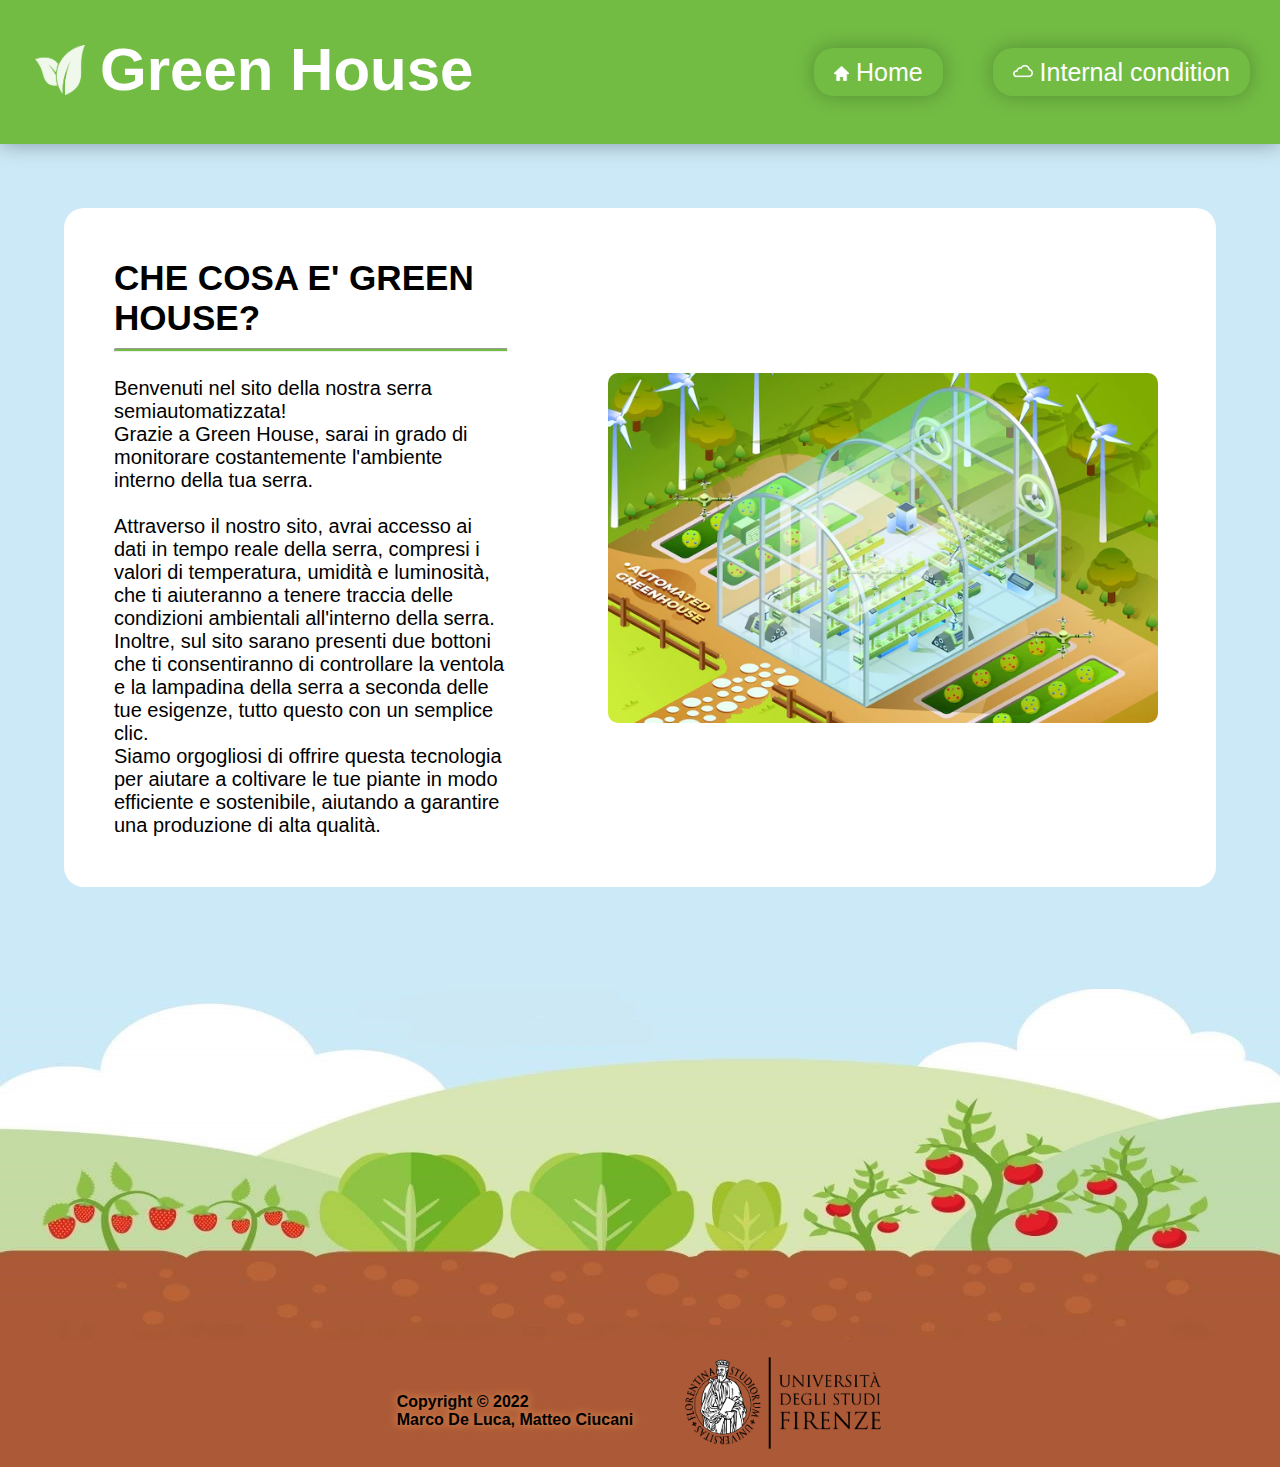
<file: index.html>
<!DOCTYPE html>
<html lang="en">
<head>
    <meta charset="UTF-8">
    <title>Green House</title>
    <meta name="description" content="Green House site" >
    <meta name="keywords" content="ppm elaborato, green house, plants, arduino">
    <meta name="viewport" content="width=device-width, initial-scale=1.0, maxiumum=1.0">
    <link rel="stylesheet" href="style.css" type="text/css">
    <link rel="stylesheet" href="styleMobile.css" type="text/css">
</head>

<body>
<nav class="navbar">
    <div class="logo">
        <a href="index.html" title="Green House" id="brand">
        <img src="image/white-leaf.png" alt="logo Green House" width="50" height="50">
        </a>
        <a href="index.html" title="Green House" id="title">
                Green House
        </a>
    </div>

    <div class="container1">
            <div class="link">
                <a href="index.html" title="home">
                    <img src="image/home-logo.png" alt="home" width="15" height="15">
                        Home
                </a>
            </div>
            <div class="link">
                <a href="internal-condition.php" title="internal condition">
                        <img src="image/white-cloud.png" alt="internal condition" width="20px" height="20px">
                    Internal condition
                </a>
            </div>
            <!--<div class="link">
                <a href="summary.html" title="summary">
                    <img src="image/summary.png" alt="summary" width="20" height="20" id="brandsummary" >
                    Summary
                </a>
            </div>-->
    </div>
</nav>

<section class="container-home">
    <div class="block-home-index">
        <div class="subcontainer1">
            <div id="title-blockhome">
                <h3>
                    CHE COSA E' GREEN HOUSE?
                </h3>
                <hr>
            </div>
            <div id="para-home">
                Benvenuti nel sito della nostra serra semiautomatizzata!
                <br>
                Grazie a Green House, sarai in grado di monitorare costantemente l'ambiente interno della tua serra.
                <br>
                <br>
                Attraverso il nostro sito, avrai accesso ai dati in tempo reale della serra, compresi i valori di temperatura, umidità e luminosità,
                che ti aiuteranno a tenere traccia delle condizioni ambientali all'interno della serra.
                <br>
                Inoltre, sul sito sarano presenti due bottoni che ti consentiranno di controllare la ventola e la lampadina della serra a seconda delle tue esigenze,
                tutto questo con un semplice clic.
                <br>
                Siamo orgogliosi di offrire questa tecnologia per aiutare a coltivare le tue piante in modo efficiente e sostenibile, aiutando
                a garantire una produzione di alta qualità.
            </div>
        </div>
        <div class="img-home">
            <img src="image/img-containerhome.webp" height="350" width="550">
        </div>
    </div>
</section>

<section class="imagine">
    <img src="image/possibile_sfondo2.jpg" >
</section>

<footer class="copyright">
    <div>
        <p>
            Copyright © 2022
            <br>
            Marco De Luca, Matteo Ciucani
        </p>
    </div>
    <div class="logoUNI">
        <img src="image/Logo_universita_firenze.png" width="200" height="100" alt="logo UniFi" >
    </div>
</footer>
</body>
</html>
</file>
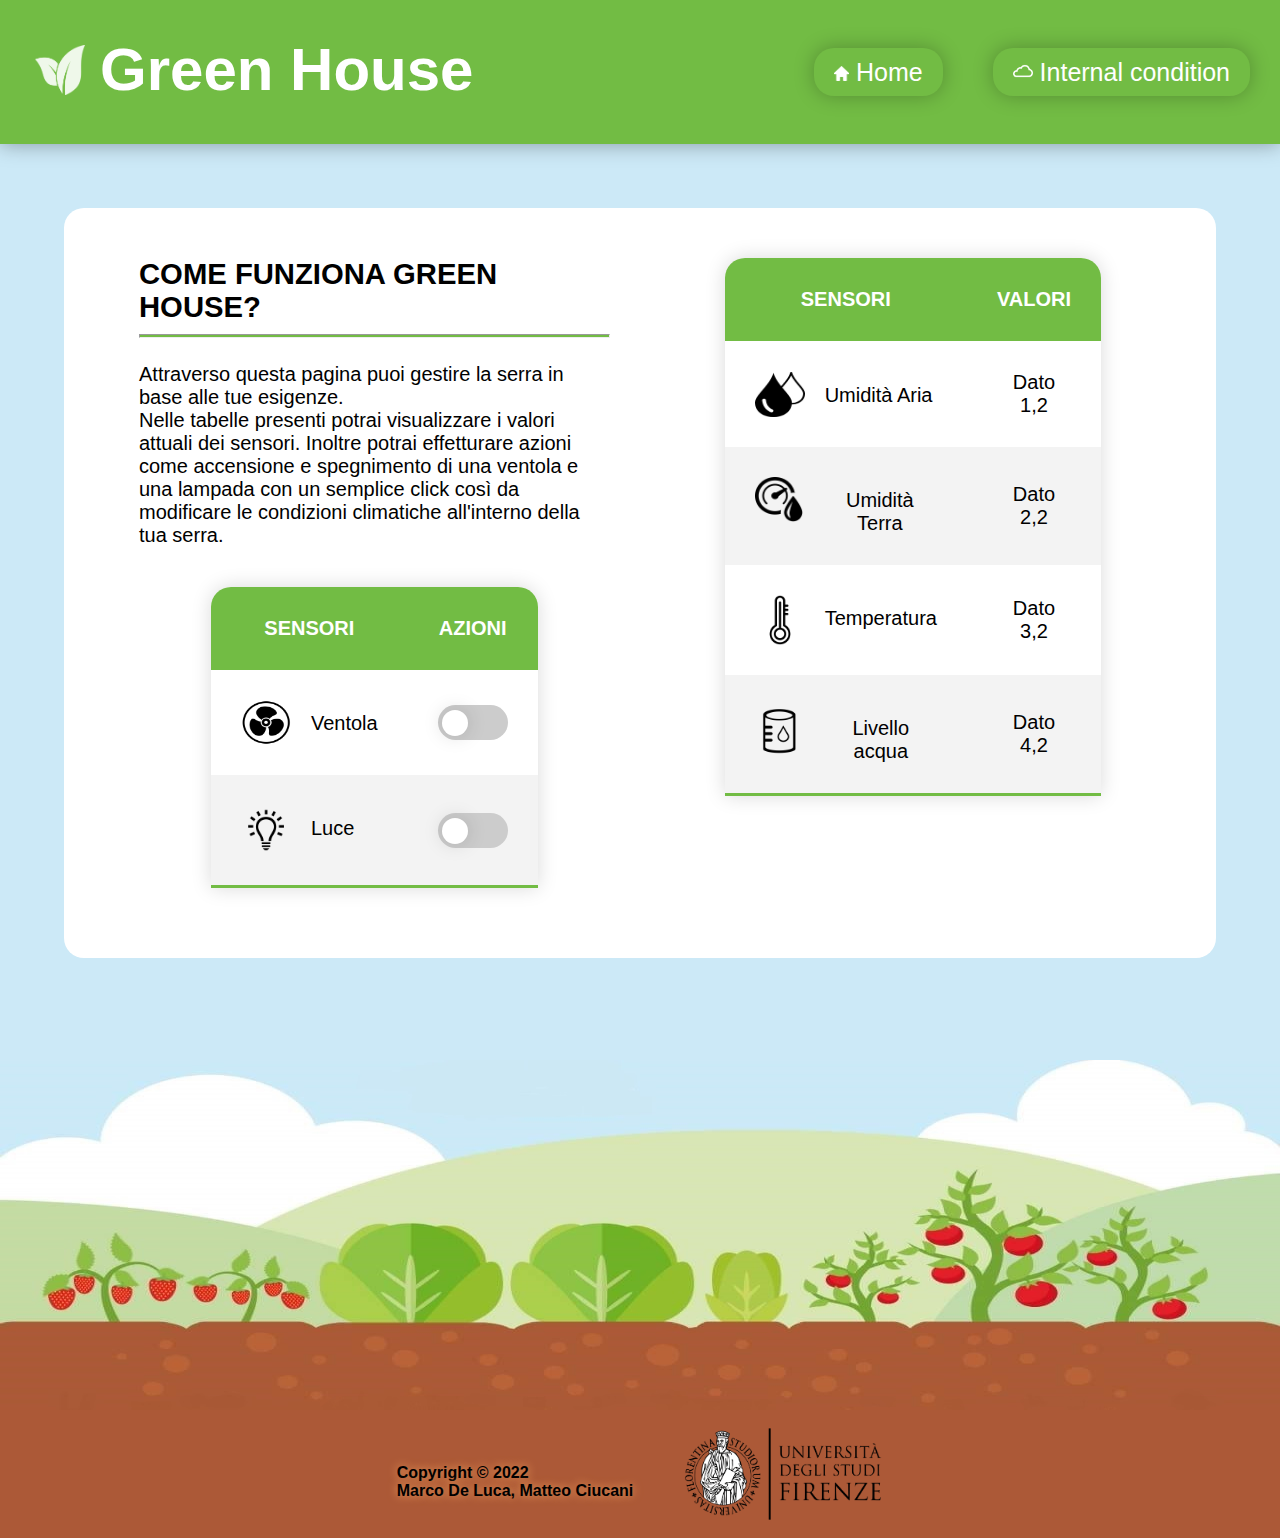
<file: internal-condition.html>
<!DOCTYPE html>
<html lang="en">
<head>
    <meta charset="UTF-8">
    <title>Green House</title>
    <meta name="description" content="Green House site" >
    <meta name="keywords" content="ppm elaborato, green house, plants, arduino">
    <meta name="viewport" content="width=device-width, initial-scale=1.0, maxiumum=1.0">
    <link rel="stylesheet" href="style.css" type="text/css">
    <link rel="stylesheet" href="stylebutton.css" type="text/css">
    <link rel="stylesheet" href="styleMobile.css" type="text/css">
    <link rel="stylesheet" href="styleTable.css" type="text/css">
</head>

<body>
<nav class="navbar">
    <div class="logo">
        <a href="index.html" title="Green House" id="brand">
            <img src="image/white-leaf.png" alt="logo Green House" width="50" height="50">
        </a>
        <a href="index.html" title="Green House" id="title">
            Green House
        </a>
    </div>

    <div class="container1">
        <div class="link">
            <a href="index.html" title="home">
                <img src="image/home-logo.png" alt="home" width="15" height="15">
                Home
            </a>
        </div>
        <div class="link">
            <a href="internal-condition.html" title="internal condition">
                <img src="image/white-cloud.png" alt="internal condition" width="20px" height="20px">
                Internal condition
            </a>
        </div>
        <!--<div class="link">
            <a href="summary.html" title="summary">
                <img src="image/summary.png" alt="summary" width="20" height="20" id="brandsummary" >
                Summary
            </a>
        </div>-->
    </div>
</nav>

<section class="container-table">
    <div class="block-home">
        <div class="subcontainer2">
            <div id="title-blockinternal">
                <h3>
                    COME FUNZIONA GREEN HOUSE?
                </h3>
                <hr>
            </div>
            <div id="para-internal">
                Attraverso questa pagina puoi gestire la serra in base alle tue esigenze.<br>
                Nelle tabelle presenti potrai visualizzare i valori attuali dei sensori. Inoltre potrai effetturare azioni come
                accensione e spegnimento di una ventola e una lampada con un semplice click così da modificare le condizioni
                climatiche all'interno della tua serra.
            </div>
            <div class="Action-table">
                <table class="styled-table">
                    <thead>
                    <tr class="title-table"><td>SENSORI</td><td>AZIONI</td></tr>
                    </thead>
                    <tbody>
                    <tr>
                        <td>
                            <div class="loghi-tabella">
                                <img src="image/ventola.png" alt="logo ventola" width="50" height="45">
                                <p>Ventola</p>
                            </div>
                        </td>
                        <td>
                            <label class="switch">
                                <input type="checkbox">
                                <span class="slider round"></span>
                            </label>
                        </td>
                    </tr>
                    <tr>
                        <td>
                            <div class="loghi-tabella">
                                <img src="image/luce.png" alt="logo Luce" width="50" height="50">
                                <p>Luce</p>
                            </div>
                        </td>
                        <td>
                            <label class="switch">
                                <input type="checkbox">
                                <span class="slider round"></span>
                            </label>
                        </td>
                    </tr>
                    </tbody>
                </table>
            </div>
        </div>
        <div class="Sensor-table">
            <table class="styled-table">
            <thead>
            <tr class="title-table"><td>SENSORI</td><td>VALORI</td></tr>
            </thead>
            <tbody>
            <tr>
                <td>
                    <div class="loghi-tabella">
                        <img src="image/humidity.png" alt="logo Umidità" width="50" height="45">
                        <p>Umidità Aria</p>
                    </div>
                </td>
                <td>Dato 1,2</td>
            </tr>
            <tr>
                <td>
                    <div class="loghi-tabella">
                        <img src="image/umiditaterra.png" alt="logo Umidità" width="50" height="45">
                        <p>Umidità Terra</p>
                    </div>
                </td>
                <td>Dato 2,2</td>
            </tr>
            <tr>
                <td>
                    <div class="loghi-tabella">
                        <img src="image/temp-png.jpg" alt="logo Temperatura" width="50" height="50">
                        <p>Temperatura</p>
                    </div>
                </td>
                <td>Dato 3,2</td>
            </tr>
            <tr>
                <td>
                    <div class="loghi-tabella">
                        <img src="image/water-level.png" alt="logo Livello Acqua" width="50" height="50">
                        <p id="livelloAcqua">Livello acqua</p>
                    </div>
                </td>
                <td>Dato 4,2</td>
            </tr>
            </tbody>
        </table>
        </div>
    </div>
</section>

<section class="imagine">
    <img src="image/possibile_sfondo2.jpg" >
</section>

<footer class="copyright">
    <div>
        <p>
            Copyright © 2022
            <br>
            Marco De Luca, Matteo Ciucani
        </p>
    </div>
    <div class="logoUNI">
        <img src="image/Logo_universita_firenze.png" width="200" height="100">
    </div>
</footer>
</body>
</html>
</file>
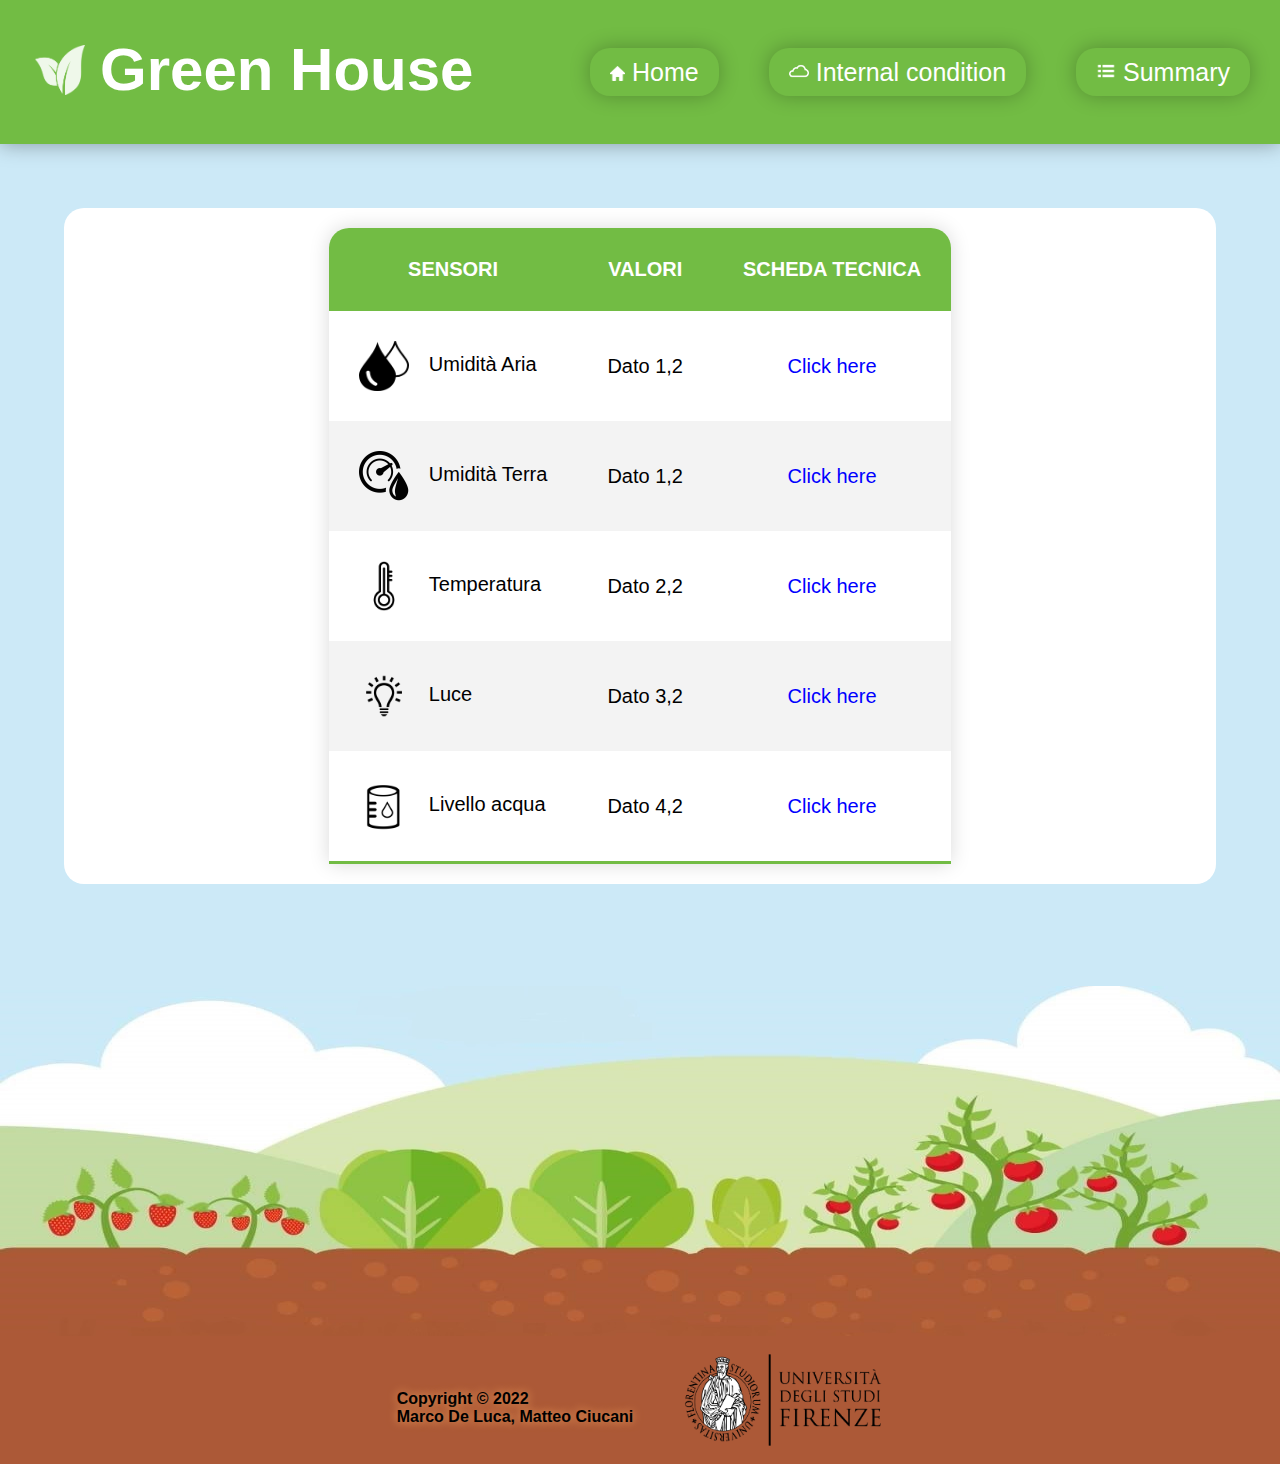
<file: summary.html>
<!DOCTYPE html>
<html lang="en">
<head>
    <meta charset="UTF-8">
    <title>Green House</title>
    <meta name="description" content="Green House site" >
    <meta name="keywords" content="ppm elaborato, green house, plants, arduino">
    <meta name="viewport" content="width=device-width, initial-scale=1.0, maxiumum=1.0">
    <link rel="stylesheet" href="style.css" type="text/css">
    <link rel="stylesheet" href="styleMobile.css" type="text/css">
    <link rel="stylesheet" href="styleTable.css" type="text/css">
</head>

<body>
<nav class="navbar">
    <div class="logo">
        <a href="index.html" title="Green House" id="brand">
            <img src="image/white-leaf.png" alt="logo Green House" width="50" height="50">
        </a>
        <a href="index.html" title="Green House" id="title">
            Green House
        </a>
    </div>

    <div class="container1">
        <div class="link">
            <a href="index.html" title="home">
                <img src="image/home-logo.png" alt="home" width="15" height="15">
                Home
            </a>
        </div>
        <div class="link">
            <a href="internal-condition.html" title="internal condition">
                <img src="image/white-cloud.png" alt="internal condition" width="20px" height="20px">
                Internal condition
            </a>
        </div>
        <div class="link">
            <a href="summary.html" title="summary">
                <img src="image/summary.png" alt="summary" width="20" height="20" id="brandsummary" >
                Summary
            </a>
        </div>
        </ul>
    </div>
</nav>

<section class="container-table">
    <div class="block-home">
    <div>
        <table class="styled-table">
            <thead>
            <tr class="title-table">
                <td>SENSORI</td>
                <td>VALORI</td>
                <td>SCHEDA TECNICA</td>
            </tr>
            </thead>
            <tbody>
            <tr>
                <td>
                    <div class="loghi-tabella">
                        <img src="image/humidity.png" alt="logo Umidità" width="50" height="50">
                        <p>Umidità Aria</p>
                    </div>
                </td>
                <td>Dato 1,2</td>
                <td>
                    <a href="schede_Tecniche/prova.txt" title="link scheda tecnica 1"> Click here</a>
                </td>
            </tr>
            <tr>
                <td>
                    <div class="loghi-tabella">
                        <img src="image/umiditaterra.png" alt="logo Umidità" width="50" height="50">
                        <p>Umidità Terra</p>
                    </div>
                </td>
                <td>Dato 1,2</td>
                <td>
                    <a href="schede_Tecniche/prova.txt" title="link scheda tecnica 1"> Click here</a>
                </td>
            </tr>
            <tr>
                <td>
                    <div class="loghi-tabella">
                        <img src="image/temp-png.jpg" alt="logo Temperatura" width="50" height="50">
                        <p>Temperatura</p>
                    </div>
                </td>
                <td>Dato 2,2</td>
                <td>
                    <a href="schede_Tecniche/" title="link scheda tecnica 2">Click here</a>
                </td>
            </tr>
            <tr>
                <td>
                    <div class="loghi-tabella">
                        <img src="image/luce.png" alt="logo Luce" width="50" height="50">
                        <p>Luce</p>
                    </div>
                </td>
                <td>Dato 3,2</td>
                <td>
                    <a href="schede_Tecniche/" title="link scheda tecnica 3"> Click here</a>
                </td>
            </tr>
            <tr>
                <td>
                    <div class="loghi-tabella">
                        <img src="image/water-level.png" alt="logo Livello Acqua" width="50" height="50">
                        <p id="livelloAcqua">Livello acqua</p>
                    </div>
                </td>
                <td>Dato 4,2</td>
                <td>
                    <a href="schede_Tecniche/" title="link scheda tecnica 4">Click here</a>
                </td>
            </tr>
            </tbody>
        </table>
    </div>
    </div>
</section>

<section class="imagine">
    <img src="image/possibile_sfondo2.jpg" >
</section>

<footer class="copyright">
    <div>
        <p>
            Copyright © 2022
            <br>
            Marco De Luca, Matteo Ciucani
        </p>
    </div>
    <div class="logoUNI">
        <img src="image/Logo_universita_firenze.png" width="200" height="100">
    </div>
</footer>
</body>
</html>
</file>
<file: style.css>
* {margin: 0;
    padding: 0;
}

body{
    font-family: "Helvetica Neue", Helvetica, "sans-serif";
    background-color: #cce9f7;
}

.navbar{
    display: flex;
    flex-direction: row;
    justify-content: space-between;
    background-color: #72bc44;
    box-shadow: 0 0 20px rgba(0, 0, 0, 0.35);
}

.logo{
    display: flex;
    flex-direction: row;
    justify-content: center;
    padding-top: 35px;
    padding-left: 35px;
    padding-bottom: 35px;
}

.logo a:link,
.logo a:visited{
    color: white;
    text-decoration: none;
    font-weight: bold;
    font-size: 60px;
}

#brand{
    margin-top: 5px;
    margin-right: 15px;
}

.container1{
    display: flex;
    flex-direction: row;
    margin-top: 58px;
}

.container1 a:link,
.container1 a:visited{
    color: white;
    font-size: 25px;
    text-decoration: none;
    border-radius: 20px;
    padding: 10px 20px 10px 20px;
    box-shadow: 0 0 20px rgba(0, 0, 0, 0.25);

}

.container1 a:hover{
    background-color: seagreen;
}

.link{
    margin-right: 30px;
    margin-left: 20px;
}

.imagine{
    background-color: #ac5937;
}

.imagine img{
    width: 100%;
    height: 350px;
}

.block-home-index{
    display: flex;
    flex-direction: row;
    justify-content: center;
    background: white ;
    margin: 5% 5% 8% 5%;
    border-radius: 20px;
}

.block-home{
    display: flex;
    flex-direction: row;
    justify-content: center;
    background: white ;
    margin: 5% 5% 8% 5%;
    border-radius: 20px;
}

.subcontainer1{
    display: flex;
    flex-direction: column;
    margin: 50px 100px 50px 50px;
}

.subcontainer1 hr{
    background-color: #72bc44;
    border-radius: 50px;
    margin-top: 10px;
    margin-bottom: 25px;
    height: 2px;
}

.img-home {
    display: flex;
    display: -webkit-flex;
    align-items: center;
    -webkit-align-items: center;
    justify-content: center;
    -webkit-justify-content: center;
    margin-right: 5%;
}

.img-home img{
    border-radius: 10px;
}

#title-blockhome{
    font-size: 30px;
}

#para-home{
    color: black;
    font-size: 20px;
}

.copyright{
    display: flex;
    flex-direction: row;
    justify-content: center;
    background-color: #ac5937;
    padding-top: 10px;
    padding-bottom: 10px;
}

.copyright p{
    font-weight: bold;
    padding-top: 40px;
    padding-right: 50px;
    text-shadow: 0 0 10px sandybrown;
}

.container-table td{
    padding: 30px 30px 30px 30px;
    font-size: 20px;
}

/*.container-table table{
    padding-top: 50px;
    padding-bottom: 50px;
}*/

.title-table{
    font-size: 20px;
    font-weight: bold;
}

/*.img-table{
    display: flex;
    display: -webkit-flex;
    align-items: center;
    -webkit-align-items: center;
    justify-content: center;
    -webkit-justify-content: center;
    padding-left: 10%;
}*/

.loghi-tabella{
    display: flex;
    flex-direction: row;
}

.loghi-tabella p{
    padding-left: 20px;
    padding-top: 12px;
}

.container-table a:link,
.container-table a:visited{
    color: blue;
    font-size: 20px;
    text-decoration: none;
}

.container-table a:hover{
    color: blueviolet;
    text-decoration: underline;
}

.subcontainer2{
    display: flex;
    flex-direction: column;
    margin: 50px 75px 50px 75px;
}

#title-blockinternal{
    font-size: 25px;
}

.subcontainer2 hr{
    background-color: #72bc44;
    margin-top: 10px;
    margin-bottom: 25px;
    height: 2px;
}

#para-internal{
    font-size: 20px;
}

.Action-table{
    display: flex;
    justify-content: center;
    margin-top: 20px;
}

.Sensor-table{
    margin-top: 30px;
    margin-right: 75px;
}
</file>
<file: styleMobile.css>
@media only screen and (max-width: 767px){
    *{
        margin: 0;
        padding: 0;
    }

    .navbar{
        display: flex;
        flex-direction: column;
        position: fixed;
        top: 0;
        width: 100%;
    }

    .container1{
        display: flex;
        justify-content: center;
        margin-top: 0;
        padding-bottom: 25px;
    }

    .container1 a:link{
        font-size: 12px;
    }

    .link img{
        display: none;
    }

    .logo{
        display: flex;
        justify-content: center;
        padding-top: 0;
        padding-left: 0;
        padding-bottom: 5px;
    }

    #title{
        font-size: 45px;
        margin-top: 10px;
        margin-bottom: 10px;
    }

    #brand img{
        height: 35px;
        width: 35px;
        margin-bottom: 5px;
    }

    .container-home{
        display: flex;
        justify-content: center;
    }

    .container-home{
        margin-top: 120px;
    }

    .subcontainer1{
        margin: 5% 7% 5% 7%;
    }

    .img-home{
        display: none;
    }

    .copyright{
        display: flex;
        flex-direction: column;
    }

    .copyright p{
        display: flex;
        justify-content: center;
        padding: 0;
        margin-bottom: 25px;
    }

    .logoUNI{
        display: none;
    }

    .Action-table{
        display: flex;
        justify-content: center;
    }

    .container-table{
        display: flex;
        justify-content: center;
        margin-top: 150px;
        margin-bottom: 50px;
    }

    .block-home{
        display: flex;
        flex-direction: column;
        background-color: #cce9f7;
        margin: 0 0 0 0;
    }

    .block-home td{
        padding: 18px 18px 18px 18px;
    }

    .block-home tbody tr td{
        background-color: white;
    }

    #livelloAcqua{
        font-size: 19px;
    }

    .subcontainer2{
        margin: 0 0 0 0;
    }

    #title-blockinternal{
        display: none;
    }

    #para-internal{
        display: none;
    }

    .Sensor-table{
        display: flex;
        justify-content: center;
        margin-top: 0;
        margin-right: 0;
    }
}
</file>
<file: stylebutton.css>
.slider.round {
    border-radius: 35px;
}

.slider.round:before {
    border-radius: 50%;
}

.switch {
    position: relative;
    display: inline-block;
    width: 70px;
    height: 35px;
}

.switch input {
    opacity: 0;
    width: 0;
    height: 0;
}

.slider {
    position: absolute;
    cursor: pointer;
    top: 0;
    left: 0;
    right: 0;
    bottom: 0;
    background-color: #ccc;
    -webkit-transition: .4s;
    transition: .4s;
}

.slider:before {
    position: absolute;
    content: "";
    height: 26px;
    width: 26px;
    left: 4px;
    bottom: 4px;
    background-color: white;
    box-shadow: 0 0 20px rgba(0, 0, 0, 0.15);
    -webkit-transition: .4s;
    transition: .4s;
}

input:checked + .slider {
    background-color: #30e500;
}

input:focus + .slider {
    box-shadow: 0 0 1px #30e500;
}

input:checked + .slider:before {
    -webkit-transform: translateX(35px);
    -ms-transform: translateX(35px);
    transform: translateX(35px);
}
</file>
<file: styleTable.css>
.styled-table {
    border-collapse: collapse;
    margin: 20px 40px 20px 40px;
    font-size: 0.9em;
    box-shadow: 0 0 20px rgba(0, 0, 0, 0.15);
    border-radius: 20px 20px 0 0;
    overflow: hidden;
}

.styled-table thead tr {
    background-color: #72bc44;
    color: #ffffff;
    text-align: left;
    border-top-right-radius: 50% ;
}

.styled-table td{
    text-align: center;
}

.styled-table tbody tr:nth-of-type(even) {
    background-color: #f3f3f3;
}

.styled-table tbody tr:last-of-type {
    border-bottom: 3px solid #72bc44;
}
</file>
